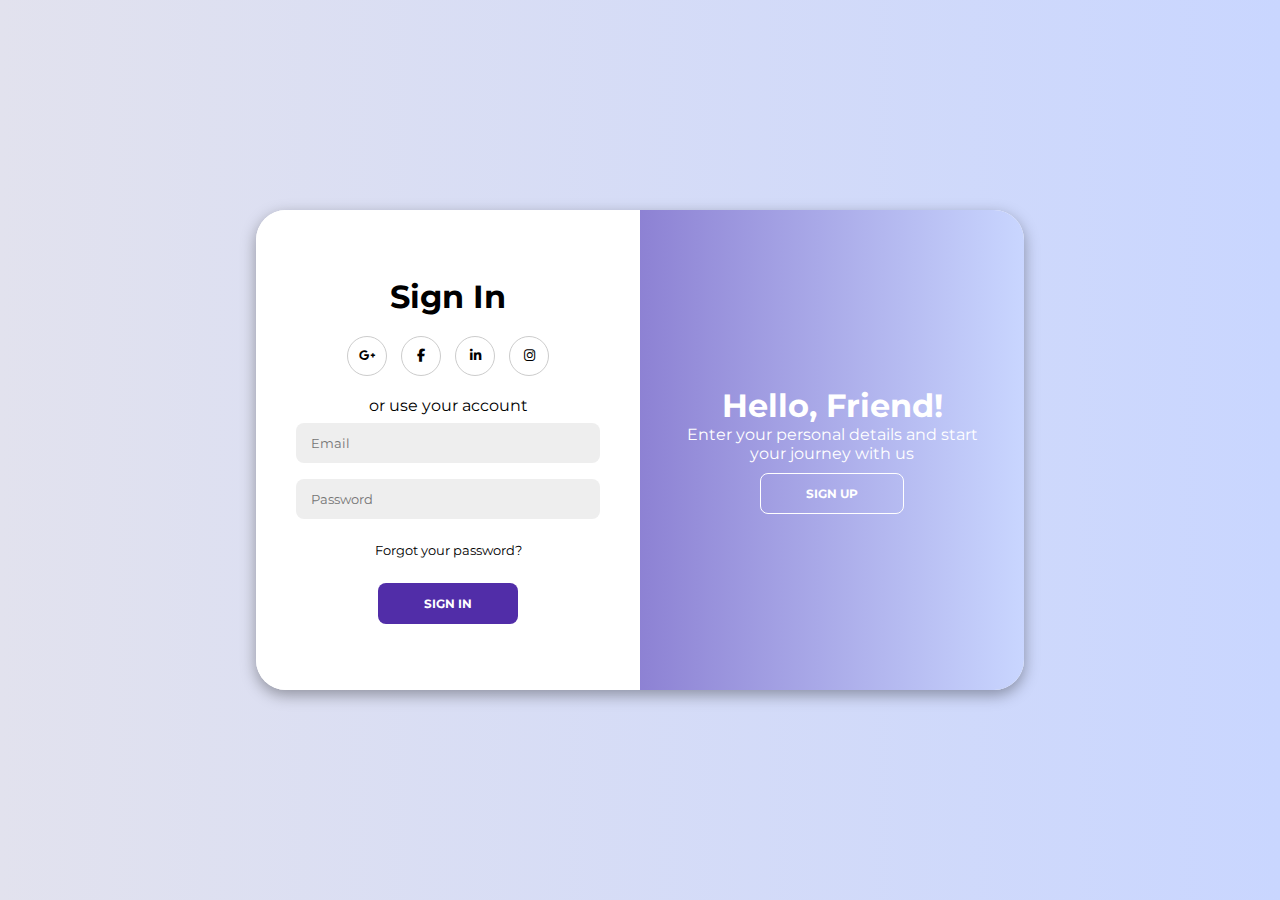
<file: login page.html>
<!DOCTYPE html>
<html lang="en">
<head>
  <meta charset="UTF-8" />
  <meta name="viewport" content="width=device-width, initial-scale=1.0" />
  <title>Modern Login Page</title>
  <link rel="stylesheet" href="stylesheet.css" />
  <link
    rel="stylesheet"
    href="https://cdnjs.cloudflare.com/ajax/libs/font-awesome/6.5.0/css/all.min.css"
  />
</head>
<body>

  <div class="container" id="container">
    <!-- Sign Up Form -->
    <div class="form-container sign-up-container">
      <form>
        <h1>Create Account</h1>
        <div class="social-icons">
          <a href="#" class="icon"><i class="fab fa-google-plus-g"></i></a>
          <a href="#" class="icon"><i class="fab fa-facebook-f"></i></a>
          <a href="#" class="icon"><i class="fab fa-linkedin-in"></i></a>
          <a href="#" class="icon"><i class="fab fa-instagram"></i></a>
        </div>
        <span>or use your email for registration</span>
        <input type="text" placeholder="Name" />
        <input type="email" placeholder="Email" />
        <input type="password" placeholder="Password" />
        <button type="button">Sign Up</button>
      </form>
    </div>

    <!-- Sign In Form -->
    <div class="form-container sign-in-container">
      <form>
        <h1>Sign In</h1>
        <div class="social-icons">
          <a href="#" class="icon"><i class="fab fa-google-plus-g"></i></a>
          <a href="#" class="icon"><i class="fab fa-facebook-f"></i></a>
          <a href="#" class="icon"><i class="fab fa-linkedin-in"></i></a>
          <a href="#" class="icon"><i class="fab fa-instagram"></i></a>
        </div>
        <span>or use your account</span>
        <input type="email" placeholder="Email" />
        <input type="password" placeholder="Password" />
        <a href="#">Forgot your password?</a>
        <button type="button">Sign In</button>
      </form>
    </div>

    <!-- Overlay -->
    <div class="overlay-container">
      <div class="overlay">
        <div class="overlay-panel overlay-left">
          <h1>Welcome Back!</h1>
          <p>To keep connected with us please login with your personal info</p>
          <button class="ghost" id="signIn">Sign In</button>
        </div>
        <div class="overlay-panel overlay-right">
          <h1>Hello, Friend!</h1>
          <p>Enter your personal details and start your journey with us</p>
          <button class="ghost" id="signUp">Sign Up</button>
        </div>
      </div>
    </div>
  </div>

  <script src="script.js"></script>
</body>
</html>
</file>
<file: stylesheet.css>
@import url('https://fonts.googleapis.com/css2?family=Montserrat:wght@300;400;500;600;700&display=swap');

* {
  margin: 0;
  padding: 0;
  box-sizing: border-box;
  font-family: 'Montserrat', sans-serif;
}

body {
  background: linear-gradient(to right, #e2e2ee, #c9d6ff);
  height: 100vh;
  display: flex;
  justify-content: center;
  align-items: center;
}

.container {
  background-color: #fff;
  border-radius: 30px;
  box-shadow: 0 5px 15px rgba(0, 0, 0, 0.35);
  position: relative;
  overflow: hidden;
  width: 768px;
  max-width: 100%;
  min-height: 480px;
}

form {
  background-color: #fff;
  display: flex;
  flex-direction: column;
  padding: 0 40px;
  height: 100%;
  justify-content: center;
  align-items: center;
  text-align: center;
}

input {
  background-color: #eee;
  border: none;
  margin: 8px 0;
  padding: 12px 15px;
  width: 100%;
  border-radius: 8px;
  outline: none;
}

button {
  border-radius: 8px;
  border: 1px solid transparent;
  background-color: #512da8;
  color: #fff;
  font-size: 12px;
  font-weight: bold;
  padding: 12px 45px;
  margin-top: 10px;
  text-transform: uppercase;
  cursor: pointer;
  transition: transform 80ms ease-in;
}

button.ghost {
  background-color: transparent;
  border-color: #fff;
}

.social-icons {
  margin: 20px 0;
}

.social-icons a {
  border: 1px solid #ccc;
  border-radius: 50%;
  display: inline-flex;
  align-items: center;
  justify-content: center;
  margin: 0 5px;
  height: 40px;
  width: 40px;
}

a {
  font-size: 13px;
  color: black;
  text-decoration: none;
  margin: 15px 0;
}

.container .form-container {
  position: absolute;
  top: 0;
  height: 100%;
  transition: all 0.6s ease-in-out;
}

.sign-in-container {
  left: 0;
  width: 50%;
  z-index: 2;
}

.sign-up-container {
  left: 0;
  width: 50%;
  opacity: 0;
  z-index: 1;
}

.container.right-panel-active .sign-up-container {
  transform: translateX(100%);
  opacity: 1;
  z-index: 5;
  animation: show 0.6s;
}

.container.right-panel-active .sign-in-container {
  transform: translateX(100%);
}

@keyframes show {
  0%, 49.99% {
    opacity: 0;
    z-index: 1;
  }
  50%, 100% {
    opacity: 1;
    z-index: 5;
  }
}

.overlay-container {
  position: absolute;
  top: 0;
  left: 50%;
  width: 50%;
  height: 100%;
  overflow: hidden;
  transition: transform 0.6s ease-in-out;
  z-index: 100;
}

.overlay {
  background: linear-gradient(to right, #512da8, #c9d6ff);
  color: #fff;
  position: relative;
  left: -100%;
  height: 100%;
  width: 200%;
  transform: translateX(0);
  transition: transform 0.6s ease-in-out;
}

.container.right-panel-active .overlay-container {
  transform: translateX(-100%);
}

.container.right-panel-active .overlay {
  transform: translateX(50%);
}

.overlay-panel {
  position: absolute;
  display: flex;
  flex-direction: column;
  align-items: center;
  justify-content: center;
  padding: 0 40px;
  text-align: center;
  top: 0;
  height: 100%;
  width: 50%;
  transition: transform 0.6s ease-in-out;
}

.overlay-left {
  transform: translateX(-20%);
  left: 0;
}

.overlay-right {
  right: 0;
  transform: translateX(0);
}

.container.right-panel-active .overlay-left {
  transform: translateX(0);
}

.container.right-panel-active .overlay-right {
  transform: translateX(20%);
}
</file>
